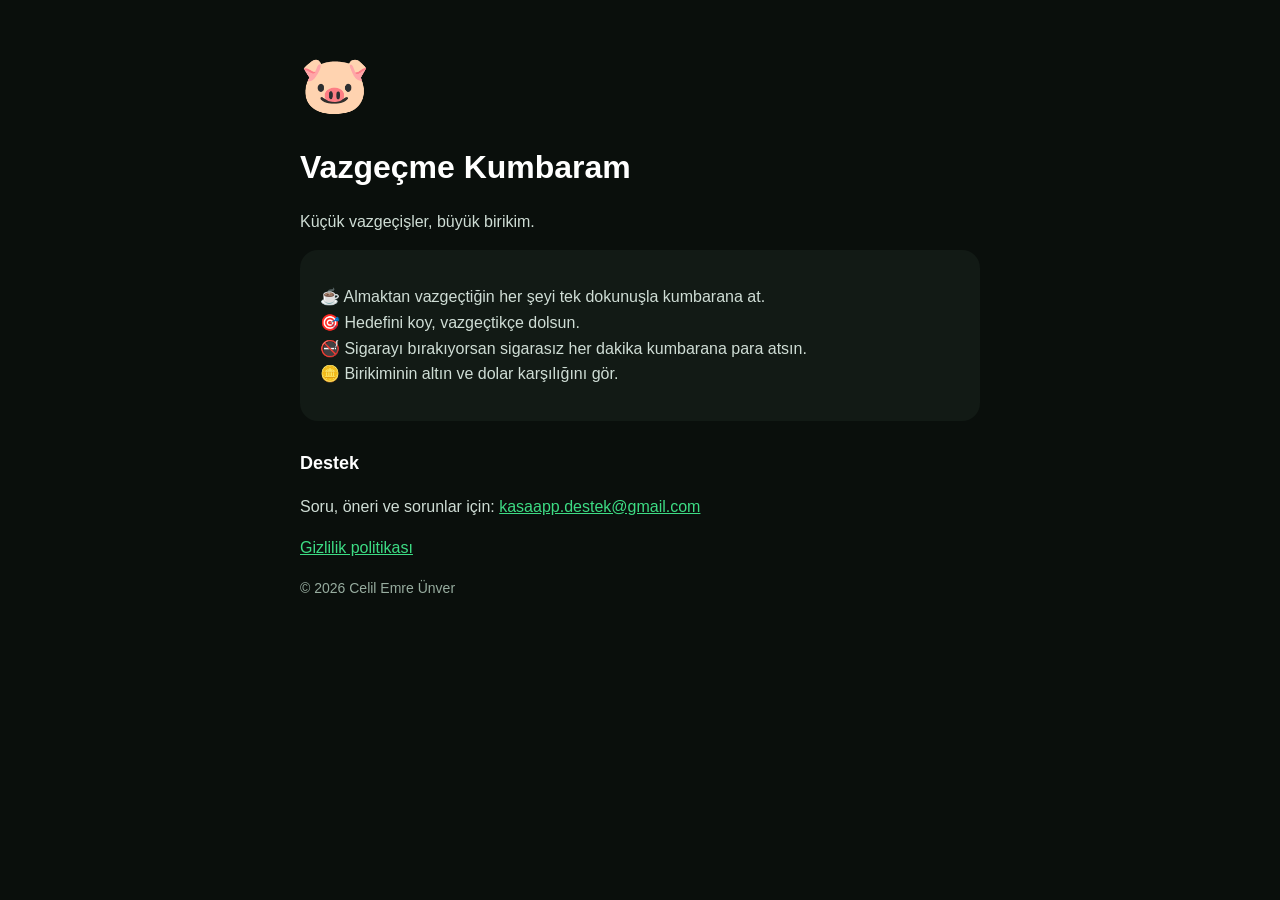
<file: index.html>
<!doctype html><html lang="tr"><head><meta charset="utf-8"><meta name="viewport" content="width=device-width,initial-scale=1"><title>Vazgeçme Kumbaram</title><link rel="stylesheet" href="style.css"></head>
<body><main><div class="big">🐷</div><h1>Vazgeçme Kumbaram</h1><p>Küçük vazgeçişler, büyük birikim.</p>
<div class="card"><p>☕ Almaktan vazgeçtiğin her şeyi tek dokunuşla kumbarana at.<br>🎯 Hedefini koy, vazgeçtikçe dolsun.<br>🚭 Sigarayı bırakıyorsan sigarasız her dakika kumbarana para atsın.<br>🪙 Birikiminin altın ve dolar karşılığını gör.</p></div>
<h2>Destek</h2><p>Soru, öneri ve sorunlar için: <a href="mailto:kasaapp.destek@gmail.com">kasaapp.destek@gmail.com</a></p>
<p><a href="privacy.html">Gizlilik politikası</a></p><p class="muted">© 2026 Celil Emre Ünver</p></main></body></html>
</file>
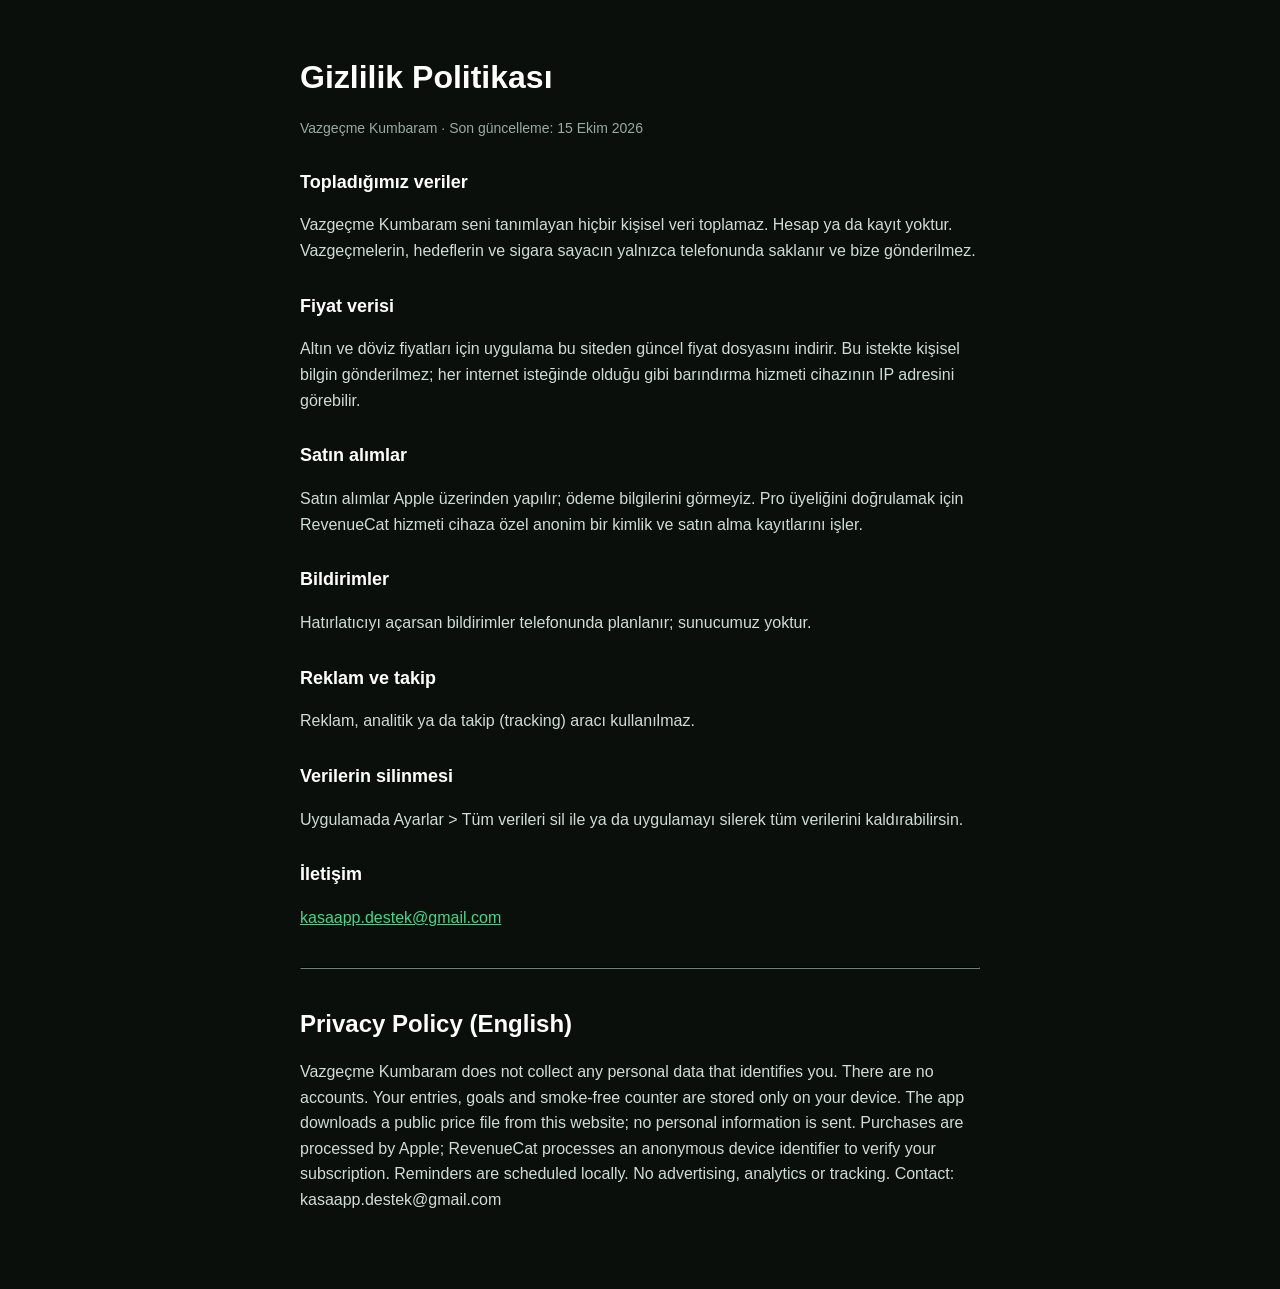
<file: privacy.html>
<!doctype html><html lang="tr"><head><meta charset="utf-8"><meta name="viewport" content="width=device-width,initial-scale=1"><title>Gizlilik Politikası · Vazgeçme Kumbaram</title><link rel="stylesheet" href="style.css"></head>
<body><main><h1>Gizlilik Politikası</h1><p class="muted">Vazgeçme Kumbaram · Son güncelleme: 15 Ekim 2026</p>
<h2>Topladığımız veriler</h2><p>Vazgeçme Kumbaram seni tanımlayan hiçbir kişisel veri toplamaz. Hesap ya da kayıt yoktur. Vazgeçmelerin, hedeflerin ve sigara sayacın yalnızca telefonunda saklanır ve bize gönderilmez.</p>
<h2>Fiyat verisi</h2><p>Altın ve döviz fiyatları için uygulama bu siteden güncel fiyat dosyasını indirir. Bu istekte kişisel bilgin gönderilmez; her internet isteğinde olduğu gibi barındırma hizmeti cihazının IP adresini görebilir.</p>
<h2>Satın alımlar</h2><p>Satın alımlar Apple üzerinden yapılır; ödeme bilgilerini görmeyiz. Pro üyeliğini doğrulamak için RevenueCat hizmeti cihaza özel anonim bir kimlik ve satın alma kayıtlarını işler.</p>
<h2>Bildirimler</h2><p>Hatırlatıcıyı açarsan bildirimler telefonunda planlanır; sunucumuz yoktur.</p>
<h2>Reklam ve takip</h2><p>Reklam, analitik ya da takip (tracking) aracı kullanılmaz.</p>
<h2>Verilerin silinmesi</h2><p>Uygulamada Ayarlar &gt; Tüm verileri sil ile ya da uygulamayı silerek tüm verilerini kaldırabilirsin.</p>
<h2>İletişim</h2><p><a href="mailto:kasaapp.destek@gmail.com">kasaapp.destek@gmail.com</a></p>
<hr style="border-color:#26352C;margin:36px 0"><h1 style="font-size:24px">Privacy Policy (English)</h1>
<p>Vazgeçme Kumbaram does not collect any personal data that identifies you. There are no accounts. Your entries, goals and smoke-free counter are stored only on your device. The app downloads a public price file from this website; no personal information is sent. Purchases are processed by Apple; RevenueCat processes an anonymous device identifier to verify your subscription. Reminders are scheduled locally. No advertising, analytics or tracking. Contact: kasaapp.destek@gmail.com</p>
</main></body></html>
</file>
<file: style.css>
:root{--bg:#0A0F0C;--s:#121A15;--t:#fff;--t2:#CFDDD5;--t3:#97AC9F;--a:#3DDC84}
*{box-sizing:border-box}body{margin:0;background:var(--bg);color:var(--t);font-family:-apple-system,BlinkMacSystemFont,"Segoe UI",Inter,sans-serif;line-height:1.6}
main{max-width:720px;margin:0 auto;padding:40px 20px 60px}h1{font-size:32px;margin:12px 0 4px}h2{font-size:18px;margin:28px 0 6px}
p,li{color:var(--t2)}.muted{color:var(--t3);font-size:14px}.card{background:var(--s);border-radius:18px;padding:18px 20px;margin-top:14px}
a{color:var(--a)}.big{font-size:56px}
</file>
